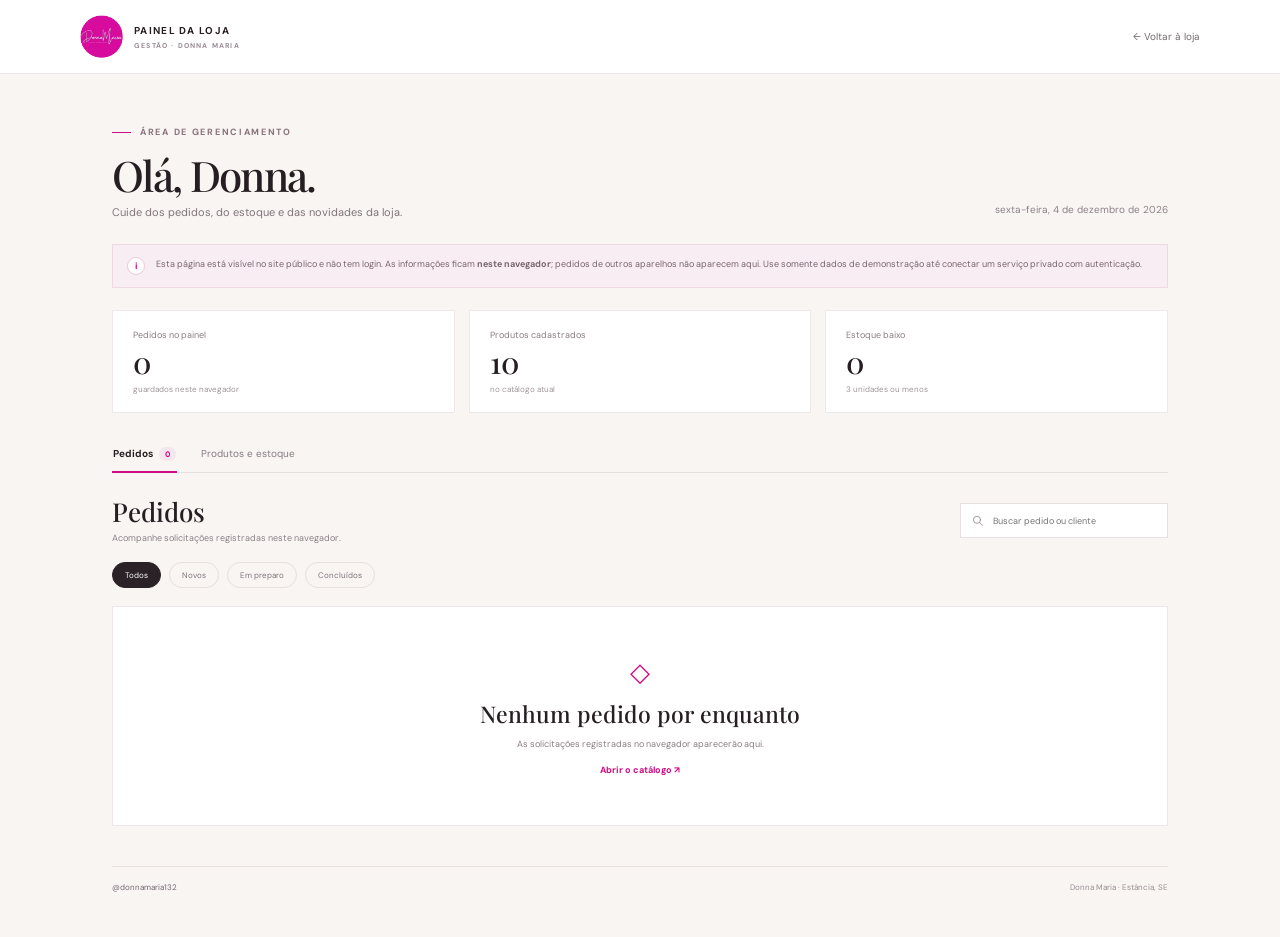
<file: gestao.html>
<!doctype html>
<html lang="pt-BR">
<head>
  <meta charset="utf-8"><meta name="viewport" content="width=device-width,initial-scale=1"><meta name="theme-color" content="#f7f2f4">
  <title>Gestão da loja — Donna Maria</title>
  <link rel="preconnect" href="https://fonts.googleapis.com"><link rel="preconnect" href="https://fonts.gstatic.com" crossorigin>
  <link href="https://fonts.googleapis.com/css2?family=DM+Sans:wght@400;500;600;700&family=Playfair+Display:wght@500;600;700&display=swap" rel="stylesheet">
  <link rel="stylesheet" href="styles.css"><link rel="stylesheet" href="admin.css">
</head>
<body class="admin-page">
  <header class="admin-header"><a href="index.html" class="admin-brand"><img src="assets/logo-donna-maria.png" alt="Donna Maria"><span>PAINEL DA LOJA<small>GESTÃO · DONNA MARIA</small></span></a><a class="admin-store-link" href="index.html">← Voltar à loja</a></header>
  <main class="admin-main">
    <div class="admin-title-row"><div><div class="eyebrow"><i></i> ÁREA DE GERENCIAMENTO</div><h1>Olá, Donna.</h1><p>Cuide dos pedidos, do estoque e das novidades da loja.</p></div><div class="admin-date" id="todayDate"></div></div>
    <div class="admin-notice"><span>i</span><p>Esta página está visível no site público e não tem login. As informações ficam <b>neste navegador</b>; pedidos de outros aparelhos não aparecem aqui. Use somente dados de demonstração até conectar um serviço privado com autenticação.</p></div>
    <section class="dashboard-cards" aria-label="Resumo da loja"><article><span>Pedidos no painel</span><b id="metricOrders">0</b><small>guardados neste navegador</small></article><article><span>Produtos cadastrados</span><b id="metricProducts">0</b><small>no catálogo atual</small></article><article><span>Estoque baixo</span><b id="metricLowStock">0</b><small>3 unidades ou menos</small></article></section>
    <nav class="admin-tabs" aria-label="Seções do painel"><button class="admin-tab active" data-tab="orders">Pedidos <span id="ordersTabCount">0</span></button><button class="admin-tab" data-tab="products">Produtos e estoque</button></nav>
    <section class="admin-panel" id="panel-orders"><div class="panel-title"><div><h2>Pedidos</h2><p>Acompanhe solicitações registradas neste navegador.</p></div><label class="admin-search"><svg viewBox="0 0 24 24"><circle cx="10.8" cy="10.8" r="6.4"/><path d="m16 16 4.3 4.3"/></svg><input id="orderSearch" placeholder="Buscar pedido ou cliente"></label></div><div class="admin-filters"><button class="status-filter active" data-order-filter="Todos">Todos</button><button class="status-filter" data-order-filter="Novo">Novos</button><button class="status-filter" data-order-filter="Em preparo">Em preparo</button><button class="status-filter" data-order-filter="Concluído">Concluídos</button></div><div class="orders-list" id="ordersList"></div></section>
    <section class="admin-panel hidden" id="panel-products"><div class="panel-title"><div><h2>Produtos e estoque</h2><p>Atualize quantidades e cadastre novas peças para o catálogo.</p></div><button class="button button-pink" id="toggleProductForm">＋ Adicionar produto</button></div>
      <form class="new-product-form hidden" id="newProductForm"><div class="form-title"><div><span class="eyebrow"><i></i> NOVA PEÇA</span><h3>Adicionar ao catálogo</h3></div><button type="button" class="close-button" id="closeProductForm" aria-label="Fechar formulário">×</button></div><div class="admin-form-grid"><label>Nome do produto<input name="name" required maxlength="70" placeholder="Ex.: Vestido Floral"></label><label>Categoria<select name="category"><option>Vestidos</option><option>Conjuntos</option><option>Jeans</option><option>Blusas</option><option>Saias</option><option>Plus Size</option><option>Acessórios</option></select></label><label>Preço (R$)<input name="price" required type="number" min="0.01" step="0.01" placeholder="149,90"></label><label>Estoque confirmado (opcional)<input name="stock" type="number" min="0" step="1" placeholder="Deixe em branco se ainda não souber"></label><label class="sizes-field">Tamanhos confirmados (opcional)<input name="sizes" placeholder="Ex.: P, M, G"></label><label>Cores confirmadas (opcional)<input name="colors" placeholder="Ex.: preto, areia"></label><label>SKU (opcional)<input name="sku" maxlength="32" placeholder="Código interno"></label><label>Preço anterior (opcional)<input name="oldPrice" type="number" min="0.01" step="0.01" placeholder="Só se confirmado"></label><label class="tag-field">Selo confirmado (opcional)<input name="tag" maxlength="24" placeholder="Ex.: Novo"></label><label class="feature-field"><input name="new" type="checkbox"> Marcar como novidade</label><label class="feature-field"><input name="featured" type="checkbox"> Escolha da Donna</label><label class="image-field">Foto principal<input name="image" type="file" accept="image/png,image/jpeg,image/webp" required><small>A imagem será ajustada para o catálogo.</small></label><label class="image-field">Segunda foto (opcional)<input name="image2" type="file" accept="image/png,image/jpeg,image/webp"><small>Mostrada ao passar sobre a peça e na galeria.</small></label><label class="description-field">Descrição curta<textarea name="description" rows="2" maxlength="180" placeholder="Detalhes que ajudam a cliente a escolher"></textarea></label></div><div class="form-actions"><button class="button button-pink" type="submit">Salvar produto</button><span id="formMessage" role="status"></span></div></form>
      <div class="inventory-heading"><h3>Inventário</h3><label class="admin-search"><svg viewBox="0 0 24 24"><circle cx="10.8" cy="10.8" r="6.4"/><path d="m16 16 4.3 4.3"/></svg><input id="productSearchAdmin" placeholder="Buscar produto"></label></div><div class="inventory-list" id="inventoryList"></div></section>
    <footer class="admin-footer"><a href="https://www.instagram.com/donnamaria132/" target="_blank" rel="noreferrer">@donnamaria132</a><span>Donna Maria · Estância, SE</span></footer>
  </main>
  <template id="emptyOrdersTemplate"><div class="admin-empty"><span>◇</span><h3>Nenhum pedido por enquanto</h3><p>As solicitações registradas no navegador aparecerão aqui.</p><a href="produtos.html">Abrir o catálogo ↗</a></div></template>
  <script src="catalog-data.js"></script><script src="gestao.js"></script>
</body>
</html>
</file>
<file: styles.css>
:root{--ink:#261e22;--muted:#85777e;--pink:#cf0c83;--pink-dark:#aa086c;--rose:#f2dce7;--pale:#f8f4f1;--paper:#fcfaf8;--line:#e9e1e1;--white:#fff;--serif:'Playfair Display',Georgia,serif;--sans:'DM Sans',Arial,sans-serif;--shadow:0 22px 65px #37212a20}*{box-sizing:border-box}html{scroll-behavior:smooth}body{margin:0;background:var(--paper);color:var(--ink);font-family:var(--sans);font-size:14px;-webkit-font-smoothing:antialiased}button,input,select{font:inherit}button,a{-webkit-tap-highlight-color:transparent}a{color:inherit;text-decoration:none}button{color:inherit}.announcement{height:34px;background:#281f24;color:#fff;display:flex;align-items:center;justify-content:center;gap:15px;font-size:9px;font-weight:600;letter-spacing:.14em}.announcement-dot{color:#ed82bc;font-size:13px}.site-header{height:84px;display:grid;grid-template-columns:1fr auto 1fr;align-items:center;padding:0 7.4%;background:#fcfaf8eF;border-bottom:1px solid #eadfe344;position:sticky;top:0;z-index:12;backdrop-filter:blur(15px)}.brand{display:flex;align-items:center;gap:10px;min-width:max-content}.brand-mark{width:35px;height:35px;border-radius:50%;display:grid;place-items:center;background:var(--pink);color:#fff;font-family:var(--serif);font-size:19px;font-style:italic;letter-spacing:-.11em;padding-right:3px;position:relative}.brand-mark span{font-size:14px}.brand-name{font-family:var(--serif);font-size:19px;letter-spacing:-.04em;line-height:.98}.brand-name small{display:block;margin-top:5px;font-family:var(--sans);font-size:7px;font-weight:700;letter-spacing:.23em;color:var(--muted)}.main-nav{display:flex;align-items:center;gap:36px}.main-nav a{font-size:11px;color:#66585e;transition:color .2s}.main-nav a:hover{color:var(--pink)}.header-actions{display:flex;align-items:center;justify-content:flex-end;gap:18px}.icon-button{border:0;background:none;cursor:pointer;padding:6px;color:var(--ink)}.icon-button svg,.bag-button svg,.search-box svg{width:20px;height:20px;fill:none;stroke:currentColor;stroke-width:1.45;stroke-linecap:round;stroke-linejoin:round}.bag-button{border:0;background:transparent;cursor:pointer;display:flex;align-items:center;gap:8px;font-size:11px;padding:5px 0}.bag-button b{width:19px;height:19px;background:#f3e6ed;border-radius:50%;display:grid;place-items:center;font-size:9px;font-weight:600}.menu-toggle{display:none}.hero{background:#f3e9ed;min-height:570px;position:relative;overflow:hidden;display:grid;grid-template-columns:1fr 1fr;align-items:center;padding:54px 13.2% 76px}.hero-copy{z-index:2;padding:5px 0 0}.eyebrow{font-size:9px;letter-spacing:.19em;font-weight:700;color:#8a727c;display:flex;align-items:center;gap:9px}.eyebrow i{display:block;width:19px;height:1px;background:var(--pink)}h1,h2,h3,p{margin-top:0}.hero h1{font-family:var(--serif);font-weight:500;font-size:clamp(42px,5.1vw,69px);line-height:1.04;letter-spacing:-.045em;margin:24px 0 17px}.hero h1 em,.section-heading h2 em,.story-copy h2 em{font-weight:500;color:var(--pink)}.hero-copy>p{color:#76686d;line-height:1.8;max-width:380px;font-size:13px;margin-bottom:27px}.hero-ctas{display:flex;align-items:center;gap:24px}.button{display:inline-flex;align-items:center;justify-content:center;gap:27px;min-height:48px;padding:0 20px;border:1px solid transparent;font-size:10px;font-weight:600;letter-spacing:.02em;cursor:pointer;transition:transform .22s,background .22s,color .22s,border-color .22s}.button:hover{transform:translateY(-2px)}.button span{font-size:16px;font-weight:400}.button-dark{background:#271e23;color:#fff}.button-dark:hover{background:var(--pink)}.text-link{font-size:10px;font-weight:600;color:var(--pink);border:0;background:none;cursor:pointer;padding:7px 0}.text-link span{margin-left:5px}.hero-footnote{margin-top:58px;font-size:9px;color:#8d8085;letter-spacing:.05em}.tiny-flower{color:var(--pink);font-size:17px;vertical-align:-2px;margin-right:6px}.hero-visual{height:440px;position:relative;display:flex;align-items:center;justify-content:center}.hero-image-frame{position:relative;width:min(295px,62%);height:383px;background:#ddd;z-index:2;overflow:hidden;box-shadow:0 20px 45px #47243522;transform:rotate(2.4deg)}.hero-image-frame::before{content:'';position:absolute;inset:10px;border:1px solid #ffffff8a;z-index:2;pointer-events:none}.hero-image-frame img{width:100%;height:100%;object-fit:cover;object-position:center 36%;filter:saturate(.93)}.image-stamp{position:absolute;right:-1px;top:25px;background:#fff;padding:12px 15px;font-size:8px;line-height:1.5;letter-spacing:.1em;font-weight:700;color:var(--pink)}.hero-orbit{position:absolute;border:1px solid #d9afc2;border-radius:50%;transform:rotate(-28deg)}.orbit-one{width:405px;height:262px}.orbit-two{width:460px;height:310px;transform:rotate(35deg);border-color:#e2cbd5}.hero-side-note{position:absolute;z-index:3;right:6%;bottom:57px;font-size:8px;line-height:1.6;letter-spacing:.13em;color:#76646d}.hero-side-note b{font-size:13px;color:var(--pink);letter-spacing:.18em}.hero-sparkle{position:absolute;top:43px;right:19%;font-size:30px;color:var(--pink)}.hero-bottom{position:absolute;bottom:25px;left:13.2%;right:13.2%;display:flex;gap:14px;align-items:center;font-size:8px;letter-spacing:.13em;color:#8a7b81}.hero-line{height:1px;width:45px;background:var(--pink)}.hero-bottom-right{margin-left:auto}.trust-row{max-width:1000px;margin:0 auto;padding:24px 36px;display:grid;grid-template-columns:repeat(3,1fr);border-bottom:1px solid var(--line)}.trust-row>div{display:flex;align-items:center;justify-content:center;gap:12px;border-right:1px solid var(--line)}.trust-row>div:last-child{border:0}.trust-icon{width:32px;height:32px;border:1px solid #e7ccd8;color:var(--pink);display:grid;place-items:center;border-radius:50%;font-size:15px}.trust-row b,.trust-row small{display:block}.trust-row b{font-size:10px;font-weight:600;margin-bottom:4px}.trust-row small{font-size:9px;color:var(--muted)}.section-wrap{max-width:1150px;margin:0 auto;padding-left:34px;padding-right:34px}.catalog{padding-top:92px;padding-bottom:94px}.section-heading{display:flex;justify-content:space-between;align-items:flex-end;margin-bottom:35px}.section-heading h2,.story-copy h2{font-family:var(--serif);font-size:42px;font-weight:500;letter-spacing:-.04em;line-height:1.1;margin:16px 0 0}.section-heading>p{font-size:11px;line-height:1.8;color:#8b7e82;margin:0 7% 3px 0}.catalog-toolbar{display:flex;align-items:center;justify-content:space-between;min-height:49px;border-bottom:1px solid var(--line);margin-bottom:24px}.category-tabs{display:flex;gap:25px;align-items:center}.category-tab{border:0;background:none;padding:0 0 15px;position:relative;font-size:10px;color:#82757a;cursor:pointer;white-space:nowrap}.category-tab.active{color:var(--ink);font-weight:700}.category-tab.active::after{content:'';height:2px;background:var(--pink);position:absolute;bottom:-1px;left:0;right:0}.category-tab span{font-size:8px;color:#b3a3aa;margin-left:2px}.catalog-controls{display:flex;align-items:center;gap:20px}.search-box{display:none;align-items:center;gap:6px;border-bottom:1px solid #c9b8c0;padding:5px 2px}.search-box.open{display:flex}.search-box svg{width:15px;height:15px}.search-box input{width:115px;border:0;outline:0;background:transparent;font-size:10px}.search-box button{border:0;background:transparent;font-size:18px;color:var(--muted);cursor:pointer}.catalog-controls>.icon-button{padding:0}.sort-select{display:flex;gap:5px;align-items:center;color:#978991;font-size:9px}.sort-select select{border:0;background:transparent;color:#51464b;font-size:9px;outline:0;cursor:pointer}.product-grid{display:grid;grid-template-columns:repeat(4,minmax(0,1fr));gap:35px 18px}.product-card{min-width:0;animation:rise .55s both}.product-media{position:relative;aspect-ratio: .76;background:#f0e9e8;overflow:hidden}.product-media img{width:100%;height:100%;object-fit:cover;object-position:center 35%;transition:transform .65s cubic-bezier(.2,.7,.2,1)}.product-card:hover .product-media img{transform:scale(1.055)}.product-label{position:absolute;left:12px;top:12px;background:#fff;padding:7px 8px;font-size:7px;font-weight:700;letter-spacing:.12em;text-transform:uppercase}.product-heart{position:absolute;right:11px;top:11px;width:30px;height:30px;background:#ffffffd9;border:0;border-radius:50%;display:grid;place-items:center;cursor:pointer;color:#54484d;transition:all .2s}.product-heart svg{width:15px;height:15px;fill:none;stroke:currentColor;stroke-width:1.5}.product-heart.is-favorite{color:var(--pink)}.product-heart.is-favorite svg{fill:#f4d7e6}.quick-add{position:absolute;bottom:0;left:0;right:0;width:100%;border:0;background:#fffF;color:#261e22;transform:translateY(105%);padding:13px;font-size:9px;font-weight:700;letter-spacing:.08em;text-transform:uppercase;cursor:pointer;transition:transform .28s}.product-card:hover .quick-add,.product-card:focus-within .quick-add{transform:translateY(0)}.product-info{padding:12px 1px 0}.product-category{font-size:8px;letter-spacing:.13em;color:#a38c97;text-transform:uppercase}.product-title{margin:5px 0 6px;font-size:11px;font-weight:600}.product-price{display:flex;align-items:center;gap:7px;font-size:11px;font-weight:700}.product-price del{font-size:9px;color:#a5999e;font-weight:400}.product-installments{margin-top:4px;color:#9b8f94;font-size:8px}.catalog-note{margin:31px 0 0;padding-top:14px;border-top:1px solid var(--line);font-size:9px;color:#90848a}.catalog-note span{color:var(--pink);font-size:14px;margin-right:5px}.no-results{grid-column:1/-1;padding:50px 20px;text-align:center;color:var(--muted)}.no-results b{display:block;font-family:var(--serif);font-size:23px;color:var(--ink);margin-bottom:8px}.brand-story{background:#f3e9ed;display:grid;grid-template-columns:1fr 1fr;min-height:480px}.story-image{position:relative;overflow:hidden;min-height:480px}.story-image img{width:100%;height:100%;object-fit:cover;object-position:center 36%;position:absolute;inset:0;filter:saturate(.86)}.story-image::after{content:'';position:absolute;inset:0;background:linear-gradient(0deg,#261e2250,transparent 35%)}.story-image>span{position:absolute;bottom:27px;left:8%;z-index:1;color:#fff;font-size:8px;letter-spacing:.2em}.story-copy{padding:70px 14% 45px 15%;display:flex;flex-direction:column;align-items:flex-start;justify-content:center}.story-copy h2{font-size:45px;margin:18px 0}.story-copy>p{font-size:11px;line-height:1.9;color:#796d72;max-width:350px;margin-bottom:23px}.button-outline{color:var(--ink);background:transparent;border-color:#ac949e}.button-outline:hover{border-color:var(--pink);color:var(--pink)}.story-signature{margin-top:36px;color:#94868b;font-family:var(--serif);font-style:italic;font-size:13px}.story-signature b{font-size:18px;color:var(--pink);font-weight:500;margin-left:6px}.newsletter{min-height:230px;padding:50px 13%;display:flex;align-items:center;justify-content:space-between;background:#291f24;color:#fff;position:relative;overflow:hidden}.newsletter .eyebrow{color:#cfadb9}.newsletter h2{font-family:var(--serif);font-weight:500;font-size:30px;line-height:1.2;margin:12px 0 0}.newsletter-flower{position:absolute;font-size:180px;left:43%;top:-65px;color:#382a31}.button-light{background:#fff;color:#2b2026}.button-light:hover{background:#f3dce8}.site-footer{min-height:95px;display:flex;align-items:center;justify-content:space-between;padding:18px 7.5%;color:#8a7d83;font-size:9px}.footer-brand .brand-mark{width:30px;height:30px;font-size:16px}.footer-brand .brand-name{font-size:15px;color:var(--ink)}.footer-brand .brand-name small{font-size:6px}.site-footer>a:not(.brand){color:#5e4d55}.overlay{position:fixed;inset:0;background:#21171d70;z-index:30;opacity:0;pointer-events:none;transition:opacity .25s}.overlay.visible{opacity:1;pointer-events:auto}.cart-drawer{position:fixed;z-index:31;right:0;top:0;bottom:0;width:min(435px,100vw);background:var(--paper);padding:28px 27px 24px;transform:translateX(102%);transition:transform .35s cubic-bezier(.22,.75,.25,1);display:flex;flex-direction:column}.cart-drawer.open{transform:translateX(0)}.drawer-head,.checkout-top{display:flex;align-items:flex-start;justify-content:space-between;border-bottom:1px solid var(--line);padding-bottom:17px}.drawer-head h2,.checkout-top h2{font-family:var(--serif);font-weight:500;font-size:29px;margin:7px 0 0}.drawer-head h2 span{font-family:var(--sans);font-size:12px;color:var(--muted)}.close-button{width:30px;height:30px;border:1px solid var(--line);border-radius:50%;background:transparent;font-size:22px;line-height:1;cursor:pointer;color:#71636a}.cart-items{overflow:auto;flex:1}.cart-item{display:grid;grid-template-columns:72px 1fr auto;gap:13px;padding:17px 0;border-bottom:1px solid var(--line)}.cart-item img{width:72px;height:90px;object-fit:cover}.cart-item h4{font-size:11px;margin:3px 0 6px}.cart-item small{font-size:8px;color:var(--muted)}.cart-item-price{font-size:10px;font-weight:700;white-space:nowrap}.quantity-control{display:flex;align-items:center;gap:9px;margin-top:10px}.quantity-control button{width:22px;height:22px;border:1px solid var(--line);background:transparent;cursor:pointer}.quantity-control span{font-size:10px}.remove-item{border:0;background:none;color:#a08e97;font-size:9px;text-decoration:underline;cursor:pointer;margin-left:9px}.cart-empty{margin:auto;text-align:center;max-width:260px}.cart-empty>span{font-size:36px;color:var(--pink)}.cart-empty h3{font-family:var(--serif);font-size:22px;font-weight:500;margin:10px 0}.cart-empty p{font-size:10px;color:var(--muted);line-height:1.7}.cart-bottom{padding-top:18px;border-top:1px solid var(--line)}.subtotal-row,.summary-total{display:flex;align-items:center;justify-content:space-between;font-size:11px}.subtotal-row b,.summary-total b{font-size:14px}.shipping-hint,.secure-note{font-size:9px;color:var(--muted);margin:8px 0 17px}.full-button{width:100%;justify-content:space-between;padding:0 18px}.secure-note{text-align:center;margin:12px 0 0}.checkout-modal{position:fixed;z-index:32;left:50%;top:50%;width:min(690px,calc(100vw - 28px));height:min(90vh,800px);background:var(--paper);box-shadow:var(--shadow);transform:translate(-50%,-46%) scale(.97);opacity:0;pointer-events:none;transition:opacity .25s,transform .25s;display:flex;flex-direction:column}.checkout-modal.open{opacity:1;pointer-events:auto;transform:translate(-50%,-50%) scale(1)}.checkout-top{padding:22px 27px 16px}.checkout-top h2{font-size:26px}.checkout-scroll{overflow:auto;padding:0 27px 24px}.checkout-step{display:grid;grid-template-columns:34px 1fr;gap:12px;padding:20px 0;border-bottom:1px solid var(--line)}.step-number{width:26px;height:26px;border:1px solid #e4d2da;color:var(--pink);border-radius:50%;font-size:9px;display:grid;place-items:center}.step-content h3,.order-summary h3{font-size:12px;margin:4px 0 13px}.form-grid{display:grid;grid-template-columns:1fr 1fr;gap:12px}.form-grid label,.delivery-fields>label{display:flex;flex-direction:column;gap:6px;font-size:9px;color:#7c6f75}.form-grid input,.delivery-fields input{height:38px;border:1px solid var(--line);background:#fff;padding:0 10px;outline:none;font-size:10px}.form-grid input:focus,.delivery-fields input:focus{border-color:var(--pink)}.choice-cards{display:grid;grid-template-columns:1fr 1fr;gap:9px}.choice-card,.payment-option{position:relative;display:flex;align-items:center;gap:10px;border:1px solid var(--line);background:#fff;padding:11px;cursor:pointer}.choice-card input,.payment-option input{position:absolute;opacity:0}.choice-card.selected,.payment-option.selected{border-color:var(--pink);background:#fdf6fa}.choice-icon{width:28px;height:28px;border-radius:50%;display:grid;place-items:center;background:#f4e6ed;color:var(--pink);font-size:15px}.choice-card b,.choice-card small,.payment-option b,.payment-option small{display:block}.choice-card b,.payment-option b{font-size:9px;margin-bottom:4px}.choice-card small,.payment-option small{font-size:8px;color:var(--muted)}.choice-card>i,.payment-option>i{position:absolute;right:9px;top:8px;color:var(--pink);font-size:10px;opacity:0}.choice-card.selected>i,.payment-option.selected>i{opacity:1}.delivery-fields{display:grid;grid-template-columns:1fr auto;gap:9px;margin-top:13px;align-items:end}.quote-button{min-height:38px;padding:0 13px;gap:8px;font-size:9px}.address-result,.freight-result,.address-extra{grid-column:1/-1}.address-result{font-size:9px;color:#5f815d}.freight-result{font-size:10px;font-weight:700;margin:0;color:var(--pink)}.address-extra{display:flex!important}.hidden{display:none!important}.payment-options{display:grid;grid-template-columns:repeat(3,1fr);gap:8px}.payment-option{padding:12px 9px;gap:8px}.pix-symbol,.card-symbol{width:21px;color:var(--pink);font-size:16px}.payment-note,.checkout-disclaimer{font-size:8px;color:#988b90;line-height:1.6;margin:10px 0 0}.order-summary{padding:19px 0}.summary-head{display:flex;align-items:center;justify-content:space-between}.summary-head h3{margin:0 0 10px}.summary-head .text-link{font-size:9px}.summary-line{display:flex;justify-content:space-between;gap:10px;color:#776c71;font-size:9px;padding:5px 0}.summary-total{border-top:1px solid var(--line);padding-top:13px;margin-top:9px}.button-pink{background:var(--pink);color:#fff}.button-pink:hover{background:var(--pink-dark)}.checkout-disclaimer{text-align:center}.order-success{padding:55px 38px;margin:auto;text-align:center;max-width:420px}.success-mark{width:51px;height:51px;border-radius:50%;background:#f5e2ec;color:var(--pink);display:grid;place-items:center;font-size:22px;margin:0 auto 20px}.order-success h3{font-family:var(--serif);font-weight:500;font-size:29px;margin-bottom:10px}.order-success p{font-size:11px;line-height:1.8;color:var(--muted);margin-bottom:22px}.order-success .text-link{margin-top:12px}.toast{position:fixed;z-index:60;left:50%;bottom:23px;transform:translate(-50%,20px);background:#271e23;color:#fff;padding:11px 17px;font-size:10px;box-shadow:var(--shadow);opacity:0;pointer-events:none;transition:all .2s}.toast.show{opacity:1;transform:translate(-50%,0)}.whatsapp-float{position:fixed;z-index:10;bottom:20px;right:22px;height:45px;padding:0 15px 0 9px;background:#fff;border:1px solid #e9e1e1;box-shadow:0 8px 25px #37212a18;border-radius:30px;display:flex;align-items:center;gap:9px;color:#27765a}.whatsapp-float span{width:27px;height:27px;border-radius:50%;display:grid;place-items:center;background:#e9f5ed;font-size:14px}.whatsapp-float b{font-size:9px;color:#55494e}.whatsapp-float i{font-style:normal;font-size:14px}@keyframes rise{from{opacity:0;transform:translateY(14px)}to{opacity:1;transform:translateY(0)}}
@media(min-width:1400px){.hero{padding-left:max(13.2%,calc((100% - 1120px)/2));padding-right:max(13.2%,calc((100% - 1120px)/2))}}@media(max-width:900px){.site-header{padding:0 5%;height:74px}.main-nav{gap:19px}.hero{padding-left:8%;padding-right:8%}.hero-bottom{left:8%;right:8%}.catalog{padding-top:72px}.product-grid{grid-template-columns:repeat(3,minmax(0,1fr))}.story-copy{padding:54px 9%}.section-heading>p{margin-right:1%}.catalog-toolbar{align-items:flex-start;gap:12px;flex-direction:column}.catalog-controls{position:absolute;right:35px;margin-top:53px}.catalog-toolbar{padding-bottom:0}.category-tabs{width:100%;overflow-x:auto;scrollbar-width:none}.category-tabs::-webkit-scrollbar{display:none}.sort-select{background:var(--paper)}}@media(max-width:620px){.announcement{font-size:7px;gap:9px;height:30px}.site-header{height:66px;grid-template-columns:35px 1fr auto;padding:0 18px}.menu-toggle{display:flex;flex-direction:column;gap:5px}.menu-toggle span{width:17px;height:1px;background:var(--ink)}.brand{justify-self:center;gap:7px}.brand-mark{width:30px;height:30px;font-size:16px}.brand-name{font-size:16px}.brand-name small{font-size:6px}.header-actions{gap:8px}.header-actions .favorite-shortcut{display:none}.bag-button{gap:3px}.bag-button span{display:none}.bag-button b{width:18px;height:18px}.main-nav{position:absolute;top:65px;left:0;right:0;padding:14px 20px 18px;background:var(--paper);border-bottom:1px solid var(--line);display:none;flex-direction:column;align-items:flex-start;gap:16px}.main-nav.open{display:flex}.hero{min-height:auto;grid-template-columns:1fr;padding:43px 27px 63px}.hero-copy{padding:0}.hero h1{font-size:49px;margin:18px 0 12px}.hero-copy>p{font-size:11px;max-width:300px;margin-bottom:20px}.hero-ctas{gap:15px}.button{min-height:44px;padding:0 15px;gap:14px;font-size:9px}.hero-footnote{margin-top:28px}.hero-visual{height:344px;margin-top:25px}.hero-image-frame{width:205px;height:300px}.orbit-one{width:300px;height:200px}.orbit-two{width:340px;height:230px}.hero-sparkle{right:13%;top:9px}.hero-side-note{right:0;bottom:28px;font-size:7px}.hero-bottom{left:27px;right:27px;bottom:19px;font-size:7px}.hero-bottom-right{font-size:6px}.trust-row{padding:18px 8px;gap:0}.trust-row>div{gap:7px;padding:0 5px;justify-content:center}.trust-icon{width:27px;height:27px;flex:none;font-size:12px}.trust-row b{font-size:8px}.trust-row small{font-size:7px}.section-wrap{padding-left:19px;padding-right:19px}.catalog{padding-top:61px;padding-bottom:65px}.section-heading{display:block;margin-bottom:23px}.section-heading h2{font-size:35px}.section-heading>p{font-size:10px;margin:14px 0 0}.catalog-toolbar{margin-bottom:18px}.category-tabs{gap:18px}.category-tab{font-size:9px;padding-bottom:12px}.catalog-controls{right:19px;margin-top:47px}.sort-select{font-size:8px}.sort-select select{font-size:8px}.search-box input{width:90px}.product-grid{grid-template-columns:repeat(2,minmax(0,1fr));gap:25px 11px}.product-media{aspect-ratio:.72}.product-label{left:7px;top:7px;padding:6px;font-size:6px}.product-heart{right:6px;top:6px;width:26px;height:26px}.product-info{padding-top:9px}.product-title{font-size:10px}.product-price{font-size:10px}.product-installments{font-size:7px}.quick-add{transform:translateY(0);padding:10px 5px;font-size:7px}.catalog-note{font-size:8px;line-height:1.6}.brand-story{grid-template-columns:1fr}.story-image{min-height:360px}.story-copy{padding:45px 28px 48px}.story-copy h2{font-size:39px}.story-copy>p{font-size:10px}.newsletter{padding:43px 28px;min-height:235px;display:block}.newsletter h2{font-size:27px;margin-bottom:21px}.newsletter-flower{left:auto;right:-22px;top:-50px;font-size:140px}.site-footer{padding:20px 21px 80px;display:grid;grid-template-columns:1fr auto;gap:17px 8px}.site-footer>span{grid-column:1/-1;grid-row:2}.site-footer>a:not(.brand){font-size:8px}.site-footer>small{grid-column:1/-1}.whatsapp-float{right:13px;bottom:12px;height:41px}.cart-drawer{padding:20px 18px}.checkout-modal{height:94vh}.checkout-top{padding:17px 18px 13px}.checkout-scroll{padding:0 17px 18px}.checkout-step{grid-template-columns:27px 1fr;gap:8px;padding:15px 0}.step-number{width:23px;height:23px;font-size:8px}.choice-cards{grid-template-columns:1fr}.choice-card{padding:9px}.choice-card small{font-size:7px}.payment-options{grid-template-columns:1fr}.payment-option{padding:9px}.payment-option small{font-size:7px}.form-grid{gap:8px}.form-grid input{font-size:9px}.delivery-fields{grid-template-columns:1fr auto}.summary-line{font-size:8px}}@media(prefers-reduced-motion:reduce){*,*::before,*::after{scroll-behavior:auto!important;animation-duration:.01ms!important;transition-duration:.01ms!important}}
</file>
<file: admin.css>
.admin-page{background:#f8f5f3;min-height:100vh}.admin-header{height:74px;padding:0 max(calc((100vw - 1120px)/2),28px);display:flex;align-items:center;justify-content:space-between;background:#fff;border-bottom:1px solid #eee6e8}.admin-brand{display:flex;align-items:center;gap:11px;font-size:10px;font-weight:700;letter-spacing:.13em}.admin-brand img{width:43px;height:43px;border-radius:50%}.admin-brand small{display:block;font-size:7px;color:#988992;margin-top:4px;letter-spacing:.17em}.admin-store-link{font-size:10px;color:#766970}.admin-store-link:hover{color:var(--pink)}.admin-main{max-width:1110px;margin:0 auto;padding:52px 27px 30px}.admin-title-row{display:flex;align-items:flex-end;justify-content:space-between}.admin-title-row h1{font:500 42px/1.1 var(--serif);margin:14px 0 7px;letter-spacing:-.04em}.admin-title-row p{color:#81757a;font-size:11px;margin:0}.admin-date{font-size:10px;color:#8e8187;padding-bottom:3px}.admin-notice{display:flex;gap:11px;align-items:flex-start;background:#f8edf3;border:1px solid #eddae4;padding:12px 14px;margin:25px 0 22px;color:#79666f;font-size:9px;line-height:1.7}.admin-notice>span{width:18px;height:18px;flex:none;background:#fff;border:1px solid #e9cbd9;color:var(--pink);display:grid;place-items:center;border-radius:50%;font-weight:700}.admin-notice p{margin:0}.dashboard-cards{display:grid;grid-template-columns:repeat(3,1fr);gap:14px}.dashboard-cards article{background:#fff;border:1px solid #eee8ea;padding:18px 20px;display:flex;flex-direction:column;gap:5px}.dashboard-cards article span{font-size:9px;color:#8b7d83}.dashboard-cards article b{font:500 30px/1.1 var(--serif)}.dashboard-cards article small{font-size:8px;color:#a0969b}.admin-tabs{display:flex;gap:23px;border-bottom:1px solid #e6dfe1;margin:34px 0 22px}.admin-tab{position:relative;border:0;background:none;padding:0 1px 12px;font-size:10px;color:#887a81;cursor:pointer}.admin-tab.active{color:var(--ink);font-weight:700}.admin-tab.active::after{content:'';position:absolute;bottom:-1px;left:0;right:0;height:2px;background:var(--pink)}.admin-tab span{margin-left:4px;padding:2px 6px;border-radius:10px;background:#f3e6ed;color:var(--pink);font-size:8px}.admin-panel{min-height:300px}.panel-title{display:flex;justify-content:space-between;align-items:center;gap:18px;margin:25px 0 16px}.panel-title h2{font:500 26px/1.1 var(--serif);margin:0 0 5px}.panel-title p{margin:0;font-size:9px;color:#8c8186}.panel-title .button{min-height:38px;font-size:9px;gap:8px}.admin-search{display:flex;align-items:center;gap:7px;width:208px;border:1px solid #e8e0e3;background:#fff;padding:0 10px;height:35px}.admin-search svg{width:15px;height:15px;fill:none;stroke:#9b8e94;stroke-width:1.6;stroke-linecap:round}.admin-search input{width:100%;border:0;background:transparent;outline:0;font-size:9px}.admin-filters{display:flex;gap:8px;margin:18px 0}.status-filter{border:1px solid #e8dfe3;border-radius:16px;background:transparent;padding:7px 12px;color:#80737a;font-size:8px;cursor:pointer}.status-filter.active{background:#2b2227;border-color:#2b2227;color:white}.order-card,.inventory-row{background:#fff;border:1px solid #eee7e9;margin-bottom:10px}.order-card{padding:16px 18px;display:grid;grid-template-columns:minmax(180px,1.1fr) minmax(220px,1.4fr) auto;gap:20px;align-items:center}.order-id{font-size:9px;font-weight:700;letter-spacing:.05em}.order-date{font-size:8px;color:#9a8f94;margin-top:5px}.order-customer{font-size:10px;font-weight:600;margin-bottom:5px}.order-meta{font-size:8px;color:#8b7e83;line-height:1.7;overflow-wrap:anywhere}.order-items{font-size:8px;color:#6f6269;line-height:1.7;margin-top:5px}.order-total{font-size:11px;font-weight:700;margin-top:7px}.order-controls{display:flex;flex-direction:column;align-items:flex-end;gap:9px}.order-controls select{height:31px;max-width:135px;background:#fff;border:1px solid #e6dce1;padding:0 8px;font-size:8px}.order-controls a{font-size:8px;color:var(--pink);text-decoration:underline}.admin-empty{text-align:center;padding:48px 18px;background:#fff;border:1px solid #eee7e9}.admin-empty>span{font-size:26px;color:var(--pink)}.admin-empty h3{font:500 23px var(--serif);margin:9px 0}.admin-empty p{font-size:9px;color:#8a7e84}.admin-empty a{font-size:9px;color:var(--pink);font-weight:700}.new-product-form{background:white;border:1px solid #e9dfe4;padding:19px;margin:20px 0 26px;box-shadow:0 12px 35px #3924310a}.form-title{display:flex;justify-content:space-between;align-items:center;margin-bottom:18px}.form-title h3{font:500 22px var(--serif);margin:8px 0 0}.admin-form-grid{display:grid;grid-template-columns:1fr 1fr 1fr;gap:12px}.admin-form-grid label{display:flex;flex-direction:column;gap:6px;font-size:9px;color:#71666b}.admin-form-grid input,.admin-form-grid select,.admin-form-grid textarea{min-height:36px;border:1px solid #e9e1e4;background:#fdfcfc;padding:8px 10px;outline:none;font:9px var(--sans);color:var(--ink)}.admin-form-grid input:focus,.admin-form-grid select:focus,.admin-form-grid textarea:focus{border-color:#cb89a9}.admin-form-grid input[type=file]{padding:6px}.admin-form-grid small{font-size:8px;color:#a09499}.admin-form-grid .sizes-field,.admin-form-grid .description-field{grid-column:span 2}.admin-form-grid .image-field{grid-column:span 1}.admin-form-grid .description-field textarea{resize:vertical}.form-actions{display:flex;align-items:center;gap:12px;margin-top:17px}.form-actions .button{min-height:38px;gap:8px}.form-actions>span{font-size:9px;color:#6a936b}.inventory-heading{display:flex;align-items:center;justify-content:space-between;margin:30px 0 11px}.inventory-heading h3{font:500 21px var(--serif);margin:0}.inventory-row{display:grid;grid-template-columns:62px minmax(150px,1fr) 110px 100px 110px 65px;gap:14px;align-items:center;padding:10px 12px}.inventory-row img{width:58px;height:72px;object-fit:contain;background:#fff;border:1px solid #f0ebed}.inventory-product-name{font-size:9px;font-weight:700}.inventory-category{font-size:8px;color:#978a90;margin-top:5px}.inventory-price{font-size:9px;font-weight:600}.inventory-row label{font-size:8px;color:#93868c}.stock-input{width:62px;height:29px;background:#fff;border:1px solid #e7dfe2;padding:0 7px;margin-top:4px;font-size:9px}.stock-status{font-size:8px;display:block;margin-top:4px;color:#738c65}.stock-status.low{color:#b36d4f}.stock-status.out{color:#bf4568}.inventory-row .remove-product{border:0;background:none;color:#a68794;font-size:8px;text-decoration:underline;cursor:pointer}.inventory-empty{padding:30px;background:#fff;text-align:center;font-size:10px;color:#8f8389}.admin-footer{margin-top:40px;padding:15px 0;border-top:1px solid #e8e0e3;display:flex;justify-content:space-between;font-size:8px;color:#9a8c92}.admin-footer a{color:#76666f}.hidden{display:none!important}@media(max-width:760px){.admin-main{padding:35px 17px 25px}.admin-title-row h1{font-size:36px}.dashboard-cards{gap:8px}.dashboard-cards article{padding:13px 11px}.dashboard-cards article b{font-size:25px}.dashboard-cards article span{font-size:8px}.dashboard-cards article small{font-size:7px}.order-card{grid-template-columns:1fr auto;gap:11px}.order-detail{grid-column:1/-1;grid-row:2}.order-controls{grid-column:2;grid-row:1}.inventory-row{grid-template-columns:55px minmax(120px,1fr) 75px 75px;gap:9px}.inventory-row img{width:50px;height:65px}.inventory-row .remove-product{grid-column:4;justify-self:end}.inventory-row label{grid-column:3}.inventory-price{grid-column:2}.admin-form-grid{grid-template-columns:1fr 1fr}.admin-form-grid .sizes-field,.admin-form-grid .description-field{grid-column:span 2}.panel-title{align-items:flex-start}.admin-search{width:164px}.admin-filters{overflow:auto}.admin-footer{flex-wrap:wrap;gap:12px}}@media(max-width:480px){.admin-header{padding:0 14px;height:64px}.admin-brand img{width:37px;height:37px}.admin-store-link{font-size:9px}.admin-main{padding:27px 13px}.admin-date{font-size:8px}.admin-notice{padding:9px;font-size:8px}.dashboard-cards article{padding:11px 8px}.dashboard-cards article b{font-size:22px}.dashboard-cards article span{font-size:7px}.panel-title{display:block}.panel-title>.admin-search{margin-top:12px}.panel-title>.button{margin-top:12px}.inventory-heading{gap:9px}.inventory-heading h3{font-size:18px}.inventory-heading .admin-search{width:145px}.inventory-row{grid-template-columns:47px 1fr 67px;gap:7px;padding:8px}.inventory-row img{width:43px;height:57px}.inventory-price{grid-column:2}.inventory-row label{grid-column:3;grid-row:1/3}.inventory-row .remove-product{grid-column:3}.stock-input{width:52px}.admin-form-grid{grid-template-columns:1fr}.admin-form-grid .sizes-field,.admin-form-grid .description-field,.admin-form-grid .image-field{grid-column:1}.order-card{padding:12px}.order-controls select{max-width:120px}.admin-footer{font-size:7px}}
</file>
